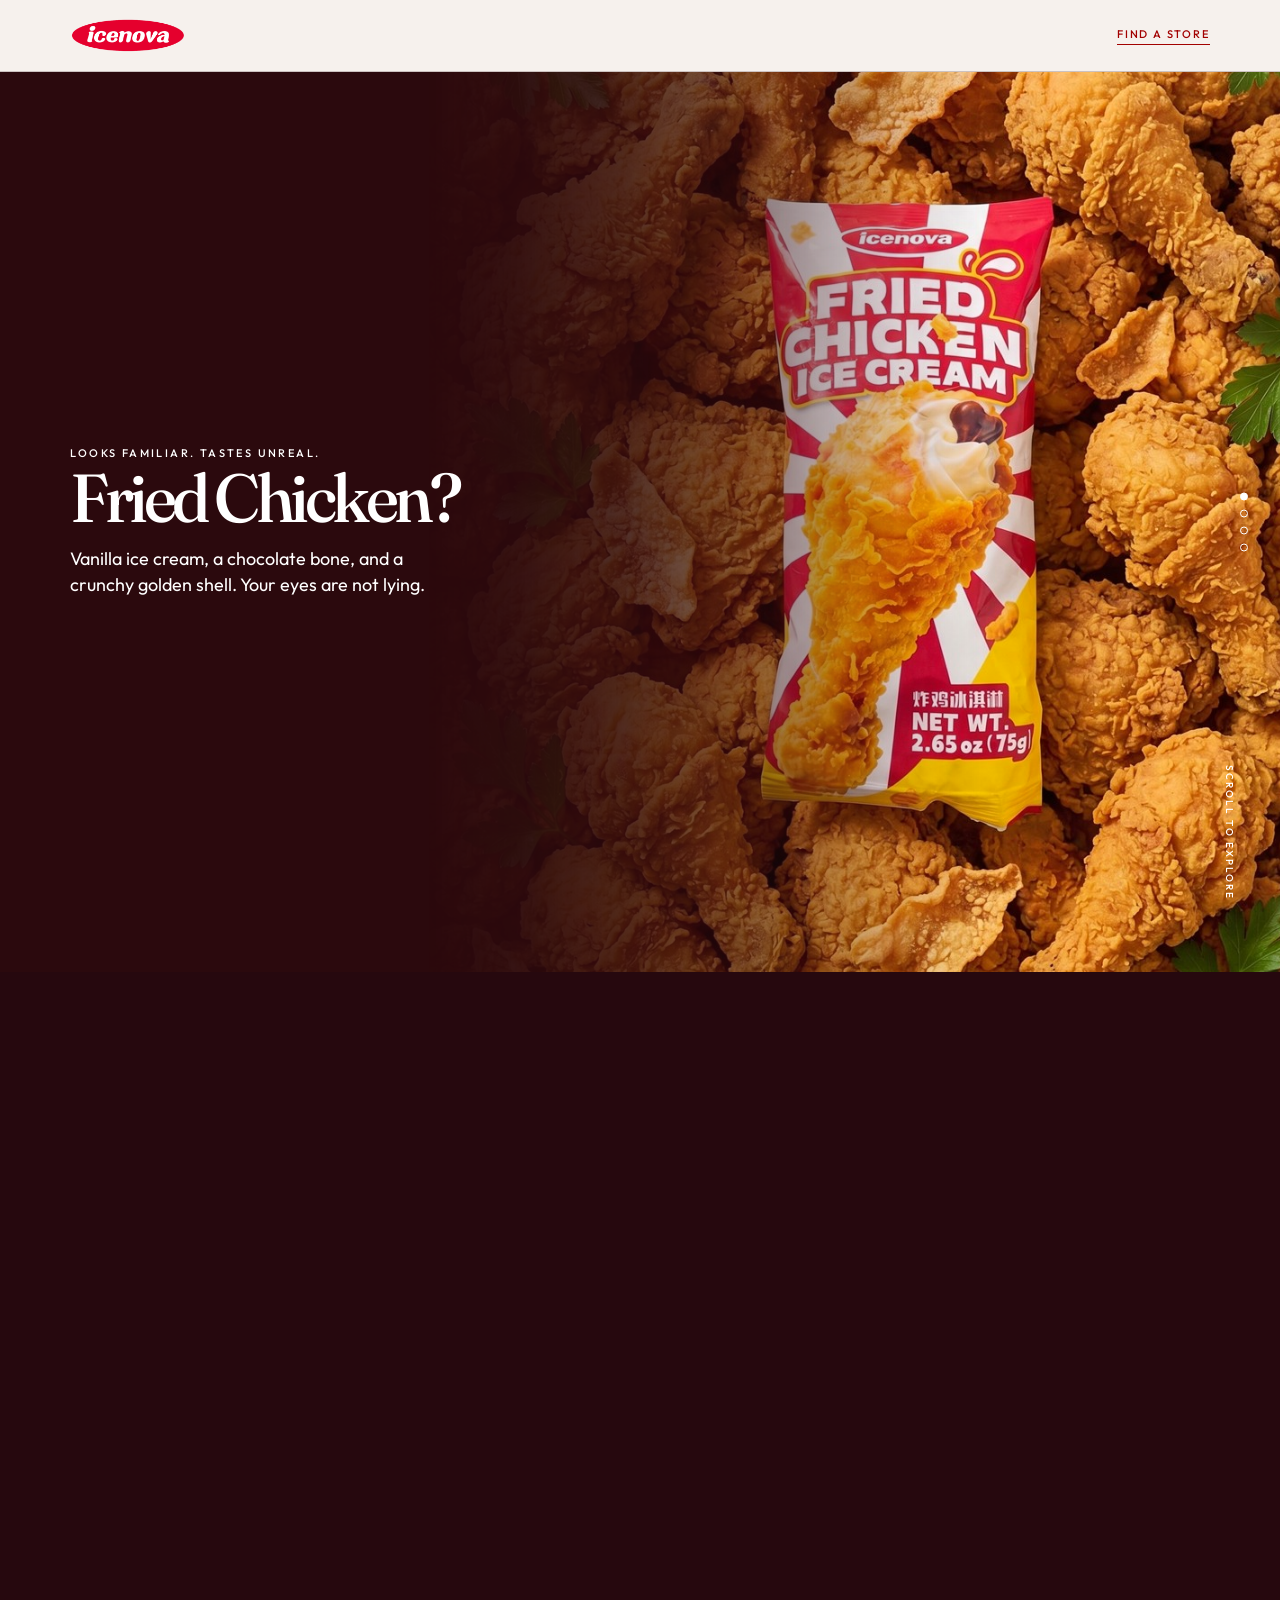
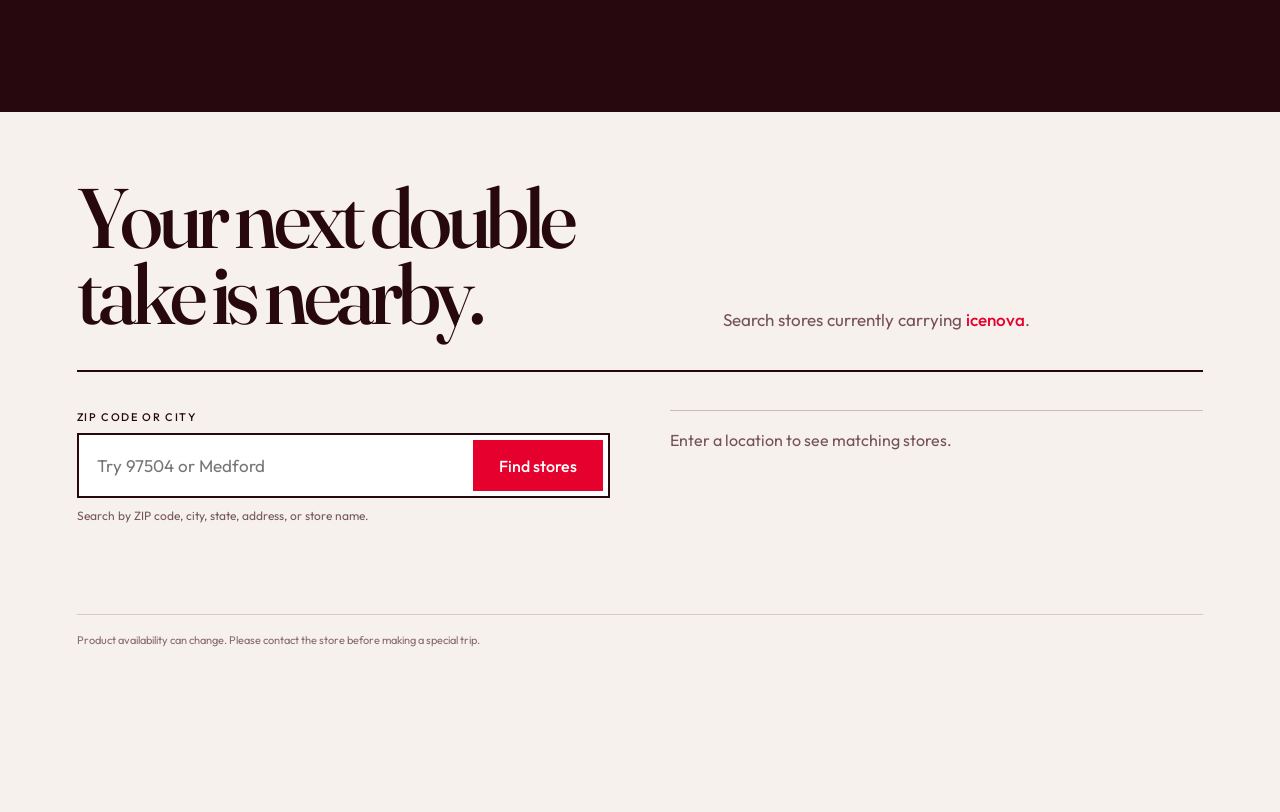
<file: index.html>
<!doctype html>
<html lang="en">
  <head>
    <meta charset="utf-8" />
    <meta name="viewport" content="width=device-width, initial-scale=1" />
    <meta name="theme-color" content="#f6f1ed" />
    <meta name="description" content="Discover icenova frozen novelty ice creams, including Fried Chicken Ice Cream and fruit-shaped favorites, and find a store near you." />
    <meta name="robots" content="index, follow, max-image-preview:large" />
    <link rel="canonical" href="https://icenovausa.com/" />
    <meta property="og:type" content="website" />
    <meta property="og:site_name" content="icenova" />
    <meta property="og:title" content="icenova | Frozen treats worth a double take" />
    <meta property="og:description" content="Explore icenova frozen novelty ice creams and find a store carrying them near you." />
    <meta property="og:url" content="https://icenovausa.com/" />
    <meta property="og:image" content="https://icenovausa.com/docs/assets/fried-chicken-lifestyle.jpg" />
    <meta property="og:image:alt" content="icenova Fried Chicken Ice Cream surrounded by fried chicken" />
    <meta name="twitter:card" content="summary_large_image" />
    <meta name="twitter:title" content="icenova | Frozen treats worth a double take" />
    <meta name="twitter:description" content="Explore icenova frozen novelty ice creams and find a store near you." />
    <meta name="twitter:image" content="https://icenovausa.com/docs/assets/fried-chicken-lifestyle.jpg" />
    <title>icenova | Novelty Ice Cream &amp; Store Locator</title>
    <link rel="icon" href="docs/assets/favicon.ico?v=4" sizes="any" />
    <link rel="icon" type="image/png" sizes="32x32" href="docs/assets/favicon-32.png?v=4" />
    <link rel="icon" type="image/png" sizes="192x192" href="docs/assets/favicon-192.png?v=4" />
    <link rel="apple-touch-icon" sizes="192x192" href="docs/assets/favicon-192.png?v=4" />
    <link rel="preconnect" href="https://fonts.googleapis.com" />
    <link rel="preconnect" href="https://fonts.gstatic.com" crossorigin />
    <link href="https://fonts.googleapis.com/css2?family=Fraunces:opsz,wght@9..144,400;9..144,500&family=Outfit:wght@400;500&display=swap" rel="stylesheet" />
    <link rel="stylesheet" href="docs/styles.css" />
    <script async src="https://www.googletagmanager.com/gtag/js?id=G-VQJ6B4Z2NM"></script>
    <script>
      window.dataLayer = window.dataLayer || [];
      function gtag(){dataLayer.push(arguments);}
      gtag("js", new Date());
      gtag("config", "G-VQJ6B4Z2NM", {
        allow_google_signals: false,
        allow_ad_personalization_signals: false,
        ads_data_redaction: true
      });
    </script>
    <script defer src="docs/store-data.js"></script>
    <script defer src="docs/site.js"></script>
    <script type="application/ld+json">
      {"@context":"https://schema.org","@graph":[{"@type":"Organization","@id":"https://icenovausa.com/#organization","name":"icenova","url":"https://icenovausa.com/","logo":"https://icenovausa.com/docs/assets/favicon-512.png","description":"Frozen novelty ice creams that look familiar and taste unreal."},{"@type":"WebSite","@id":"https://icenovausa.com/#website","url":"https://icenovausa.com/","name":"icenova","publisher":{"@id":"https://icenovausa.com/#organization"}}]}
    </script>
  </head>
  <body>
    <a class="skip-link" href="#find-icenova">Skip to store search</a>
    <header class="site-header">
      <a class="brand" href="#top" aria-label="icenova home"><img src="docs/assets/icenova-red-logo.png" alt="icenova" /></a>
      <a class="header-link" href="#find-icenova">Find a store</a>
    </header>
    <main id="top">
      <section class="world-track" id="product-world" aria-label="Explore icenova products while scrolling">
        <div class="stage">
          <div class="visual is-active" data-scene="1"><img src="docs/assets/fried-chicken-lifestyle.jpg" alt="icenova Fried Chicken Ice Cream package surrounded by fried chicken" fetchpriority="high" /></div>
          <div class="visual" data-scene="2"><img src="docs/assets/peach-lifestyle.jpg" alt="icenova Divine Peach ice cream surrounded by peaches" /></div>
          <div class="visual" data-scene="3"><img src="docs/assets/mango-lifestyle.jpg" alt="icenova Golden Mango ice cream surrounded by mangoes" /></div>
          <div class="visual" data-scene="4"><img src="docs/assets/strawberry-lifestyle.jpg" alt="icenova Strawberry Romance ice cream surrounded by strawberries" /></div>
          <div class="scene-copy is-active" data-copy="1"><small>Looks familiar. Tastes unreal.</small><h1>Fried Chicken?</h1><p>Vanilla ice cream, a chocolate bone, and a crunchy golden shell. Your eyes are not lying.</p></div>
          <div class="scene-copy" data-copy="2"><small>Fruit, with a plot twist.</small><h2>Divine Peach</h2><p>Juicy peach flavor, sculpted into a frozen double take.</p></div>
          <div class="scene-copy" data-copy="3"><small>Fruit, with a plot twist.</small><h2>Golden Mango</h2><p>Sun-ripe tropical creaminess in an unmistakable shape.</p></div>
          <div class="scene-copy" data-copy="4"><small>Fruit, with a plot twist.</small><h2>Strawberry Romance</h2><p>Sweet, bright, and almost too pretty to bite.</p></div>
          <div class="world-progress" aria-hidden="true"><span class="is-active"></span><span></span><span></span><span></span></div>
          <div class="scroll-note">Scroll to explore</div>
        </div>
      </section>
      <section class="locator" id="find-icenova" aria-labelledby="locator-title">
        <div class="locator-inner">
          <div class="locator-title">
            <h2 id="locator-title">Your next double take is nearby.</h2>
            <p class="locator-intro">Search stores currently carrying <strong>icenova</strong>.</p>
          </div>
          <div class="search-area">
            <form id="store-search" role="search">
              <label for="store-query">ZIP code or city</label>
              <div class="search-row"><input id="store-query" name="location" type="search" placeholder="Try 97504 or Medford" autocomplete="postal-code" /><button class="find" type="submit">Find stores</button></div>
              <p class="search-note">Search by ZIP code, city, state, address, or store name.</p>
            </form>
            <div class="results" id="store-results" aria-live="polite"><p class="empty">Enter a location to see matching stores.</p></div>
          </div>
          <p class="availability">Product availability can change. Please contact the store before making a special trip.</p>
        </div>
      </section>
    </main>
  </body>
</html>
</file>
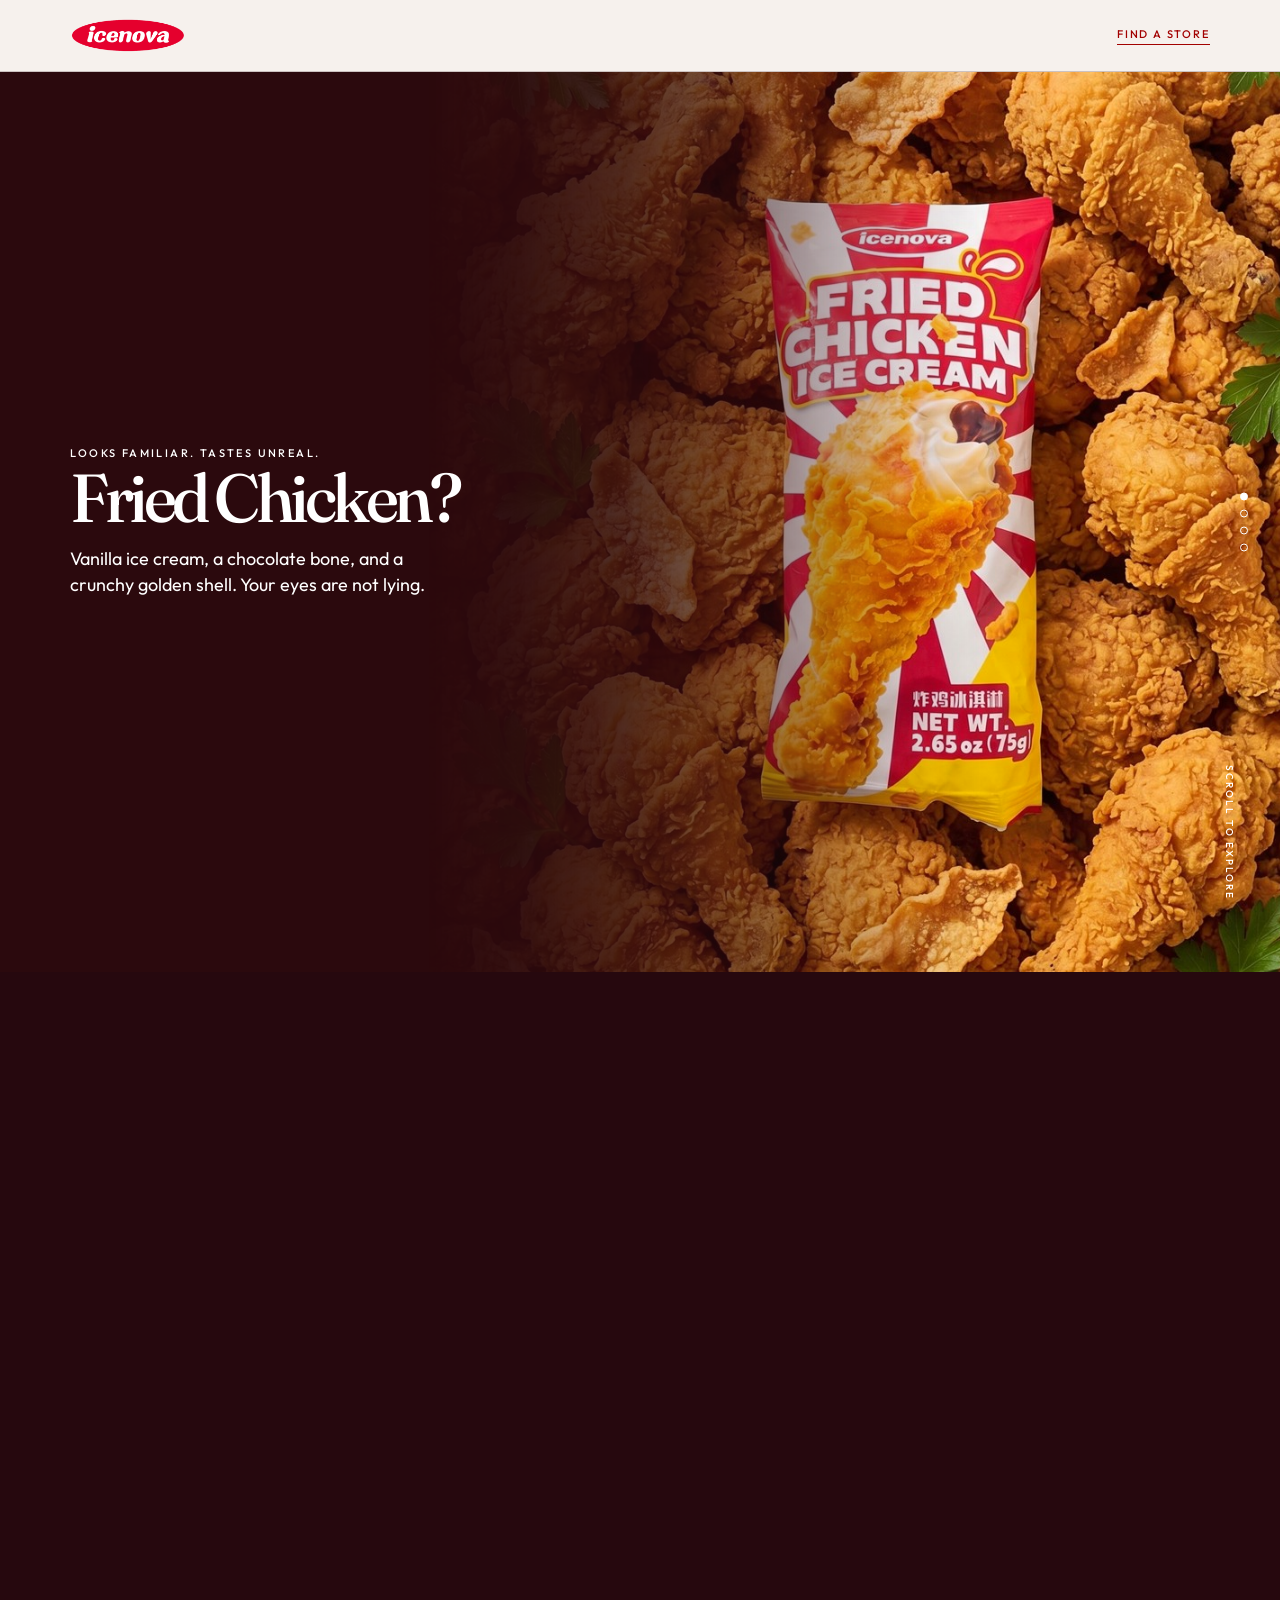
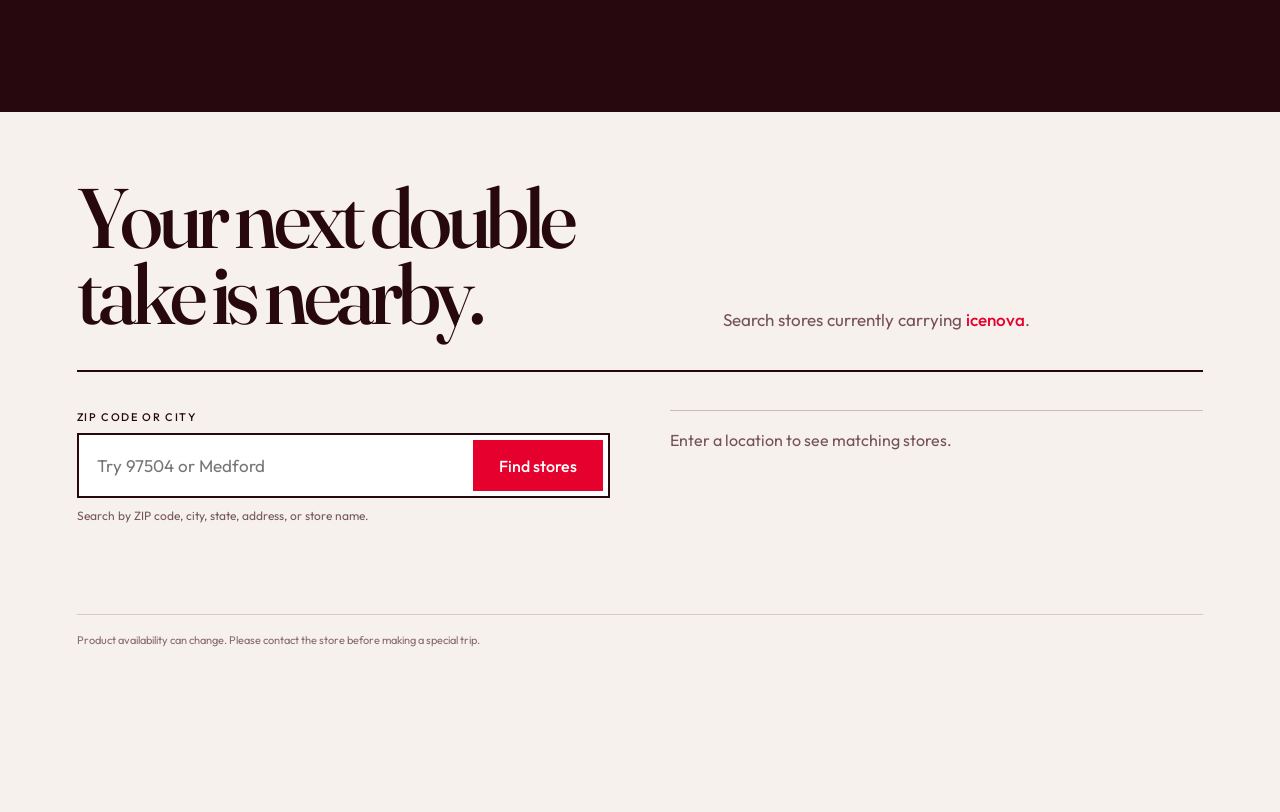
<file: docs/index.html>
<!doctype html>
<html lang="en">
  <head>
    <meta charset="utf-8" />
    <meta name="viewport" content="width=device-width, initial-scale=1" />
    <meta name="theme-color" content="#f6f1ed" />
    <meta name="description" content="Discover icenova frozen novelty ice creams, including Fried Chicken Ice Cream and fruit-shaped favorites, and find a store near you." />
    <meta name="robots" content="index, follow, max-image-preview:large" />
    <link rel="canonical" href="https://icenovausa.com/" />
    <meta property="og:type" content="website" />
    <meta property="og:site_name" content="icenova" />
    <meta property="og:title" content="icenova | Frozen treats worth a double take" />
    <meta property="og:description" content="Explore icenova frozen novelty ice creams and find a store carrying them near you." />
    <meta property="og:url" content="https://icenovausa.com/" />
    <meta property="og:image" content="https://icenovausa.com/docs/assets/fried-chicken-lifestyle.jpg" />
    <meta property="og:image:alt" content="icenova Fried Chicken Ice Cream surrounded by fried chicken" />
    <meta name="twitter:card" content="summary_large_image" />
    <meta name="twitter:title" content="icenova | Frozen treats worth a double take" />
    <meta name="twitter:description" content="Explore icenova frozen novelty ice creams and find a store near you." />
    <meta name="twitter:image" content="https://icenovausa.com/docs/assets/fried-chicken-lifestyle.jpg" />
    <title>icenova | Novelty Ice Cream &amp; Store Locator</title>
    <link rel="icon" href="assets/favicon.ico?v=4" sizes="any" />
    <link rel="icon" type="image/png" sizes="32x32" href="assets/favicon-32.png?v=4" />
    <link rel="icon" type="image/png" sizes="192x192" href="assets/favicon-192.png?v=4" />
    <link rel="apple-touch-icon" sizes="192x192" href="assets/favicon-192.png?v=4" />
    <link rel="preconnect" href="https://fonts.googleapis.com" />
    <link rel="preconnect" href="https://fonts.gstatic.com" crossorigin />
    <link href="https://fonts.googleapis.com/css2?family=Fraunces:opsz,wght@9..144,400;9..144,500&family=Outfit:wght@400;500&display=swap" rel="stylesheet" />
    <link rel="stylesheet" href="styles.css" />
    <script async src="https://www.googletagmanager.com/gtag/js?id=G-VQJ6B4Z2NM"></script>
    <script>
      window.dataLayer = window.dataLayer || [];
      function gtag(){dataLayer.push(arguments);}
      gtag("js", new Date());
      gtag("config", "G-VQJ6B4Z2NM", {
        allow_google_signals: false,
        allow_ad_personalization_signals: false,
        ads_data_redaction: true
      });
    </script>
    <!-- Meta Pixel Code -->
    <!-- installed 2026-09-08, ID from Christine Nguyen / Cory Henke email -->
    <script>
      !function(f,b,e,v,n,t,s)
      {if(f.fbq)return;n=f.fbq=function(){n.callMethod?
      n.callMethod.apply(n,arguments):n.queue.push(arguments)};
      if(!f._fbq)f._fbq=n;n.push=n;n.loaded=!0;n.version='2.0';
      n.queue=[];t=b.createElement(e);t.async=!0;
      t.src=v;s=b.getElementsByTagName(e)[0];
      s.parentNode.insertBefore(t,s)}(window, document,'script',
      'https://connect.facebook.net/en_US/fbevents.js');
      fbq('init', '1785155876048905');
      fbq('track', 'PageView');
    </script>
    <!-- End Meta Pixel Code -->
    <!-- TikTok Pixel Code -->
    <!-- installed 2026-09-08, ID from Christine Nguyen / Cory Henke email -->
    <script>
      !function (w, d, t) {
        w.TiktokAnalyticsObject=t;var ttq=w[t]=w[t]||[];ttq.methods=["page","track","identify","instances","debug","on","off","once","ready","alias","group","enableCookie","disableCookie","holdConsent","revokeConsent","grantConsent"],ttq.setAndDefer=function(t,e){t[e]=function(){t.push([e].concat(Array.prototype.slice.call(arguments,0)))}};for(var i=0;i<ttq.methods.length;i++)ttq.setAndDefer(ttq,ttq.methods[i]);ttq.instance=function(t){for(var e=ttq._i[t]||[],n=0;n<ttq.methods.length;n++)ttq.setAndDefer(e,ttq.methods[n]);return e},ttq.load=function(e,n){var r="https://analytics.tiktok.com/i18n/pixel/events.js",o=n&&n.sdk;ttq._i=ttq._i||{},ttq._i[e]=[],ttq._i[e]._u=r,ttq._t=ttq._t||{},ttq._t[e]=+new Date,ttq._o=ttq._o||{},ttq._o[e]=n||{},n=document.createElement("script");n.type="text/javascript",n.async=!0,n.src=r+"?sdkid="+e+"&lib="+t;e=document.getElementsByTagName("script")[0];e.parentNode.insertBefore(n,e)};

        ttq.load('DAG7S7JC77U70STH6QGG');
        ttq.page();
      }(window, document, 'ttq');
    </script>
    <!-- End TikTok Pixel Code -->
    <script defer src="store-data.js"></script>
    <script defer src="site.js"></script>
    <script type="application/ld+json">
      {"@context":"https://schema.org","@graph":[{"@type":"Organization","@id":"https://icenovausa.com/#organization","name":"icenova","url":"https://icenovausa.com/","logo":"https://icenovausa.com/docs/assets/favicon-512.png","description":"Frozen novelty ice creams that look familiar and taste unreal."},{"@type":"WebSite","@id":"https://icenovausa.com/#website","url":"https://icenovausa.com/","name":"icenova","publisher":{"@id":"https://icenovausa.com/#organization"}}]}
    </script>
  </head>
  <body>
    <!-- Meta Pixel Code (noscript) -->
    <!-- installed 2026-09-08, ID from Christine Nguyen / Cory Henke email -->
    <noscript><img height="1" width="1" style="display:none"
    src="https://www.facebook.com/tr?id=1785155876048905&ev=PageView&noscript=1"
    /></noscript>
    <!-- End Meta Pixel Code (noscript) -->
    <a class="skip-link" href="#find-icenova">Skip to store search</a>
    <header class="site-header">
      <a class="brand" href="#top" aria-label="icenova home">
        <img src="assets/icenova-red-logo.png" alt="icenova" />
      </a>
      <a class="header-link" href="#find-icenova">Find a store</a>
    </header>

    <main id="top">
      <section class="world-track" id="product-world" aria-label="Explore icenova products while scrolling">
        <div class="stage">
          <div class="visual is-active" data-scene="1">
            <img src="assets/fried-chicken-lifestyle.jpg" alt="icenova Fried Chicken Ice Cream package surrounded by fried chicken" fetchpriority="high" />
          </div>
          <div class="visual" data-scene="2">
            <img src="assets/peach-lifestyle.jpg" alt="icenova Divine Peach ice cream surrounded by peaches" />
          </div>
          <div class="visual" data-scene="3">
            <img src="assets/mango-lifestyle.jpg" alt="icenova Golden Mango ice cream surrounded by mangoes" />
          </div>
          <div class="visual" data-scene="4">
            <img src="assets/strawberry-lifestyle.jpg" alt="icenova Strawberry Romance ice cream surrounded by strawberries" />
          </div>

          <div class="scene-copy is-active" data-copy="1">
            <small>Looks familiar. Tastes unreal.</small>
            <h1>Fried Chicken?</h1>
            <p>Vanilla ice cream, a chocolate bone, and a crunchy golden shell. Your eyes are not lying.</p>
          </div>
          <div class="scene-copy" data-copy="2">
            <small>Fruit, with a plot twist.</small>
            <h2>Divine Peach</h2>
            <p>Juicy peach flavor, sculpted into a frozen double take.</p>
          </div>
          <div class="scene-copy" data-copy="3">
            <small>Fruit, with a plot twist.</small>
            <h2>Golden Mango</h2>
            <p>Sun-ripe tropical creaminess in an unmistakable shape.</p>
          </div>
          <div class="scene-copy" data-copy="4">
            <small>Fruit, with a plot twist.</small>
            <h2>Strawberry Romance</h2>
            <p>Sweet, bright, and almost too pretty to bite.</p>
          </div>

          <div class="world-progress" aria-hidden="true"><span class="is-active"></span><span></span><span></span><span></span></div>
          <div class="scroll-note">Scroll to explore</div>
        </div>
      </section>

      <section class="locator" id="find-icenova" aria-labelledby="locator-title">
        <div class="locator-inner">
          <div class="locator-title">
            <h2 id="locator-title">Your next double take is nearby.</h2>
            <p class="locator-intro">Search stores currently carrying <strong>icenova</strong>.</p>
          </div>

          <div class="search-area">
            <form id="store-search" role="search">
              <label for="store-query">ZIP code or city</label>
              <div class="search-row">
                <input id="store-query" name="location" type="search" placeholder="Try 97504 or Medford" autocomplete="postal-code" />
                <button class="find" type="submit">Find stores</button>
              </div>
              <p class="search-note">Search by ZIP code, city, state, address, or store name.</p>
            </form>
            <div class="results" id="store-results" aria-live="polite"><p class="empty">Enter a location to see matching stores.</p></div>
          </div>
          <p class="availability">Product availability can change. Please contact the store before making a special trip.</p>
        </div>
      </section>
    </main>
  </body>
</html>
</file>
<file: docs/styles.css>
:root{--cream:#f6f1ed;--red:#e5002d;--berry:#a20100;--ink:#26080e;--muted:#765158;color-scheme:light}
*{box-sizing:border-box}
.sr-only{position:absolute;width:1px;height:1px;padding:0;margin:-1px;overflow:hidden;clip:rect(0,0,0,0);white-space:nowrap;border:0}
html{scroll-behavior:smooth;background:var(--cream)}
body{margin:0;background:var(--cream);color:var(--ink);font-family:"Outfit",Arial,sans-serif}
button,input{font:inherit}
.skip-link{position:fixed;z-index:100;top:10px;left:10px;padding:10px 14px;background:#fff;color:var(--ink);transform:translateY(-150%)}
.skip-link:focus{transform:none}
.site-header{position:relative;z-index:20;height:72px;display:flex;align-items:center;justify-content:space-between;padding:0 5.5%;background:var(--cream);border-bottom:1px solid rgba(38,8,14,.2)}
.brand{display:block;line-height:0}
.brand img{display:block;width:116px;height:auto}
.header-link{color:var(--berry);font-size:11px;font-weight:500;letter-spacing:1.8px;text-decoration:none;text-transform:uppercase;border-bottom:1px solid currentColor;padding-bottom:3px}
.world-track{position:relative;height:360vh;background:var(--ink)}
.stage{position:sticky;top:0;height:100vh;min-height:620px;overflow:hidden;background:var(--ink)}
.visual{position:absolute;inset:0;opacity:0;transition:opacity .45s ease;pointer-events:none}
.visual.is-active{opacity:1}
.visual img{display:block;width:100%;height:100%;object-fit:cover;transform:scale(1.06);transition:transform .18s linear;filter:saturate(1.04)}
.visual::after{content:"";position:absolute;inset:0;background:linear-gradient(90deg,rgba(25,3,8,.62) 0%,rgba(25,3,8,.08) 48%,rgba(25,3,8,.04) 100%)}
.visual[data-scene="1"] img{object-position:center 56%}
.visual[data-scene="2"] img{object-position:center 52%}
.visual[data-scene="3"] img{object-position:center 53%}
.visual[data-scene="4"] img{object-position:center 54%}
.scene-copy{position:absolute;z-index:4;left:5.5%;bottom:9%;max-width:700px;color:#fff;opacity:0;transform:translateY(18px);transition:opacity .4s ease,transform .4s ease}
.scene-copy.is-active{opacity:1;transform:none}
.scene-copy small{display:block;margin-bottom:10px;font-size:11px;font-weight:500;letter-spacing:2.4px;text-transform:uppercase}
.scene-copy h1,.scene-copy h2{margin:0;font-family:"Fraunces",Georgia,serif;font-size:clamp(64px,8vw,128px);font-weight:500;letter-spacing:-6px;line-height:.82;text-wrap:balance}
.scene-copy p{max-width:470px;margin:20px 0 0;font-size:18px;line-height:1.45}
.world-progress{position:absolute;z-index:5;right:4%;top:50%;display:grid;gap:9px;transform:translateY(-50%)}
.world-progress span{width:8px;height:8px;border:1px solid #fff;border-radius:50%;background:transparent}
.world-progress span.is-active{background:#fff}
.scroll-note{position:absolute;z-index:5;right:5.5%;bottom:8%;color:#fff;font-size:10px;font-weight:500;letter-spacing:2px;text-transform:uppercase;writing-mode:vertical-rl}
.locator{position:relative;z-index:10;min-height:700px;padding:68px 6% 78px;background:var(--cream);scroll-margin-top:0}
.locator-inner{width:min(1180px,100%);margin:0 auto}
.locator-title{display:grid;grid-template-columns:1.1fr .9fr;gap:60px;align-items:end;padding-bottom:38px;border-bottom:2px solid var(--ink)}
.locator-title h2{margin:0;font-family:"Fraunces",Georgia,serif;font-size:clamp(58px,6.6vw,98px);font-weight:500;letter-spacing:-5px;line-height:.9;text-wrap:balance}
.locator-intro{max-width:420px;margin:0;color:var(--muted);font-size:17px;line-height:1.5}
.locator-intro strong{color:var(--red);font-weight:500}
.search-area{display:grid;grid-template-columns:1fr 1fr;gap:60px;padding-top:38px}
label{display:block;margin-bottom:9px;font-size:11px;font-weight:500;letter-spacing:1.6px;text-transform:uppercase}
.search-row{display:grid;grid-template-columns:1fr auto;border:2px solid var(--ink);background:#fff}
input{min-width:0;height:61px;padding:0 18px;border:0;background:#fff;color:var(--ink);font-size:17px;outline:0}
input:focus-visible{box-shadow:inset 0 0 0 3px rgba(229,0,45,.22)}
.find{margin:5px;padding:0 26px;border:0;background:var(--red);color:#fff;font-weight:500;cursor:pointer}
.find:hover{background:var(--berry)}
.find:focus-visible,.header-link:focus-visible,.directions:focus-visible{outline:3px solid rgba(229,0,45,.28);outline-offset:4px}
.search-note{margin:10px 0 0;color:#76575d;font-size:12px}
.results{min-height:160px;border-top:1px solid rgba(38,8,14,.22)}
.empty{margin:0;padding:19px 0;color:var(--muted)}
.result-summary{padding:16px 0 10px;color:var(--berry);font-size:11px;font-weight:500;letter-spacing:1.4px;text-transform:uppercase}
.result{display:grid;grid-template-columns:1fr auto;gap:22px;align-items:center;padding:15px 0;border-top:1px solid rgba(38,8,14,.16)}
.result strong{display:block;font-size:16px;font-weight:500}
.result address{margin-top:4px;color:#705158;font-size:13px;font-style:normal}
.directions{color:var(--red);font-size:14px;font-weight:500;text-decoration:none;border-bottom:1px solid currentColor;padding-bottom:3px;white-space:nowrap}
.availability{margin:44px 0 0;padding-top:18px;border-top:1px solid rgba(38,8,14,.16);color:#876970;font-size:11px}
@media(min-width:900px){
  .visual{--scene:#26080e;background:var(--scene)}
  .visual[data-scene="1"]{--scene:#2b090d}
  .visual[data-scene="2"]{--scene:#642132}
  .visual[data-scene="3"]{--scene:#5a2a12}
  .visual[data-scene="4"]{--scene:#641a33}
  .visual img{position:absolute;right:-4%;width:68%;height:100%;object-fit:cover;-webkit-mask-image:linear-gradient(90deg,transparent 0%,rgba(0,0,0,.06) 10%,rgba(0,0,0,.18) 21%,rgba(0,0,0,.4) 32%,rgba(0,0,0,.68) 43%,rgba(0,0,0,.88) 51%,#000 59%,#000 100%);mask-image:linear-gradient(90deg,transparent 0%,rgba(0,0,0,.06) 10%,rgba(0,0,0,.18) 21%,rgba(0,0,0,.4) 32%,rgba(0,0,0,.68) 43%,rgba(0,0,0,.88) 51%,#000 59%,#000 100%)}
  .visual::after{display:none}
  .scene-copy{left:5.5%;top:50%;bottom:auto;width:38%;max-width:620px;transform:translateY(calc(-50% + 18px))}
  .scene-copy.is-active{transform:translateY(-50%)}
  .scene-copy h1,.scene-copy h2{font-size:clamp(58px,5.3vw,104px);letter-spacing:-4.5px}
  .scene-copy p{max-width:390px}
  .world-progress{right:2.5%}
  .scroll-note{right:3.4%}
}
@media(max-width:780px){.world-track{height:300vh}.stage{min-height:560px}.visual::after{background:linear-gradient(0deg,rgba(25,3,8,.72) 0%,rgba(25,3,8,.08) 62%)}.scene-copy{left:22px;right:50px;bottom:9%}.scene-copy h1,.scene-copy h2{font-size:clamp(58px,18vw,82px);letter-spacing:-4px}.scene-copy p{margin-top:14px;font-size:15px}.scroll-note{display:none}.locator{padding:50px 22px 62px}.locator-title,.search-area{grid-template-columns:1fr;gap:26px}.locator-title{padding-bottom:28px}.locator-title h2{font-size:58px;letter-spacing:-3px}.search-area{padding-top:28px}}
@media(max-width:520px){.site-header{height:66px;padding:0 20px}.brand img{width:105px}.header-link{font-size:9px}.world-track{height:280vh}.stage{height:calc(100vh - 1px);min-height:520px}.visual img{object-position:center center}.scene-copy h1,.scene-copy h2{font-size:56px}.scene-copy p{max-width:310px}.search-row{grid-template-columns:1fr}.find{height:49px}.result{grid-template-columns:1fr;gap:10px}}
@media(prefers-reduced-motion:reduce){html{scroll-behavior:auto}.visual,.scene-copy,.visual img{transition:none}}
</file>
